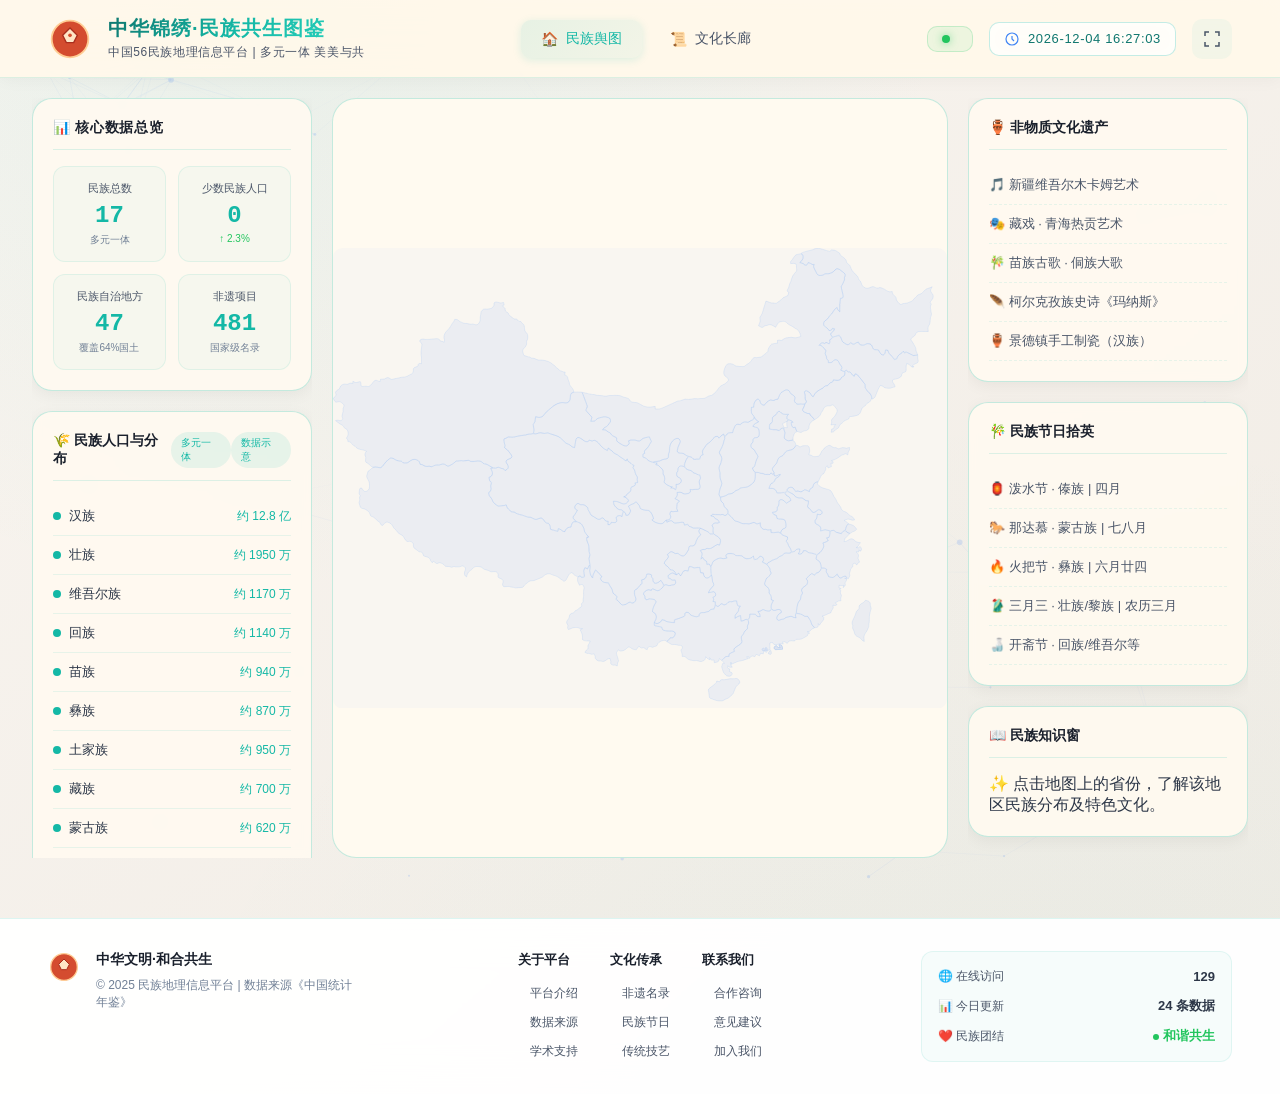
<file: index.html>
<!DOCTYPE html>
<html lang="zh-CN">
	<head>
		<meta charset="UTF-8">
		<meta name="viewport" content="width=device-width, initial-scale=1.0, user-scalable=no">
		<title>中华锦绣 · 56民族共生图鉴 | 民族地理信息平台</title>
		<link rel="stylesheet" href="css/index.css">
	</head>
	<body>
		<div class="bg-decoration">
			<canvas id="particleCanvas"></canvas>
		</div>

		<header class="header">
			<div class="header-container">
				<div class="header-left">
					<div class="logo-section">
						<div class="logo-icon">
							<svg width="44" height="44" viewBox="0 0 48 48" fill="none">
								<circle cx="24" cy="24" r="20" fill="#d44c2f" stroke="#ffcd94" stroke-width="2" />
								<path d="M16 20 L24 12 L32 20 L28 28 L20 28 L16 20Z" fill="#FFE6C7" stroke="#aa2e1e"
									stroke-width="1.5" />
								<circle cx="24" cy="20" r="2" fill="#d44c2f" />
							</svg>
						</div>
						<div class="brand-info">
							<h1 class="main-title">中华锦绣·民族共生图鉴</h1>
							<div class="subtitle">中国56民族地理信息平台 | 多元一体 美美与共</div>
						</div>
					</div>
				</div>
				<nav class="header-nav">
					<a href="#" class="nav-item active"><span>🏠</span><span>民族舆图</span></a>
					<a href="cultural-gallery.html" class="nav-item"><span>📜</span><span>文化长廊</span></a>
				</nav>
				<div class="header-right">
					<div class="system-status">
						<div class="status-indicator">
							<span class="status-dot"></span>
							<span></span>
						</div>
					</div>
					<div class="datetime-display">
						<svg width="16" height="16" viewBox="0 0 16 16" fill="none">
							<circle cx="8" cy="8" r="6" stroke="#4285f4" stroke-width="1.2" />
							<path d="M8 5V8L10 10" stroke="#4285f4" stroke-width="1.2" />
						</svg>
						<span id="currentTime"></span>
					</div>
					<button class="header-btn fullscreen-btn" onclick="toggleFullscreen()">
						<svg width="20" height="20" viewBox="0 0 20 20" fill="none">
							<path d="M3 7V3H7M13 3H17V7M17 13V17H13M7 17H3V13" stroke="currentColor"
								stroke-width="1.5" />
						</svg>
					</button>
				</div>
			</div>
		</header>

		<div class="container">
			<!-- 左侧民族总览面板 -->
			<div class="stats-panel left">
				<div class="overview-card">
					<div class="overview-title">📊 核心数据总览</div>
					<div class="overview-grid">
						<div class="overview-item">
							<div class="overview-label">民族总数</div>
							<div class="overview-value">56<span class="unit">个</span></div>
							<div class="overview-trend">多元一体</div>
						</div>
						<div class="overview-item">
							<div class="overview-label">少数民族人口</div>
							<div class="overview-value">1.25<span class="unit">亿</span></div>
							<div class="overview-trend up">↑ 2.3%</div>
						</div>
						<div class="overview-item">
							<div class="overview-label">民族自治地方</div>
							<div class="overview-value">155<span class="unit">个</span></div>
							<div class="overview-trend">覆盖64%国土</div>
						</div>
						<div class="overview-item">
							<div class="overview-label">非遗项目</div>
							<div class="overview-value">1,557<span class="unit">项</span></div>
							<div class="overview-trend">国家级名录</div>
						</div>
					</div>
				</div>

				<div class="info-card">
					<div class="info-title">🌾 民族人口与分布<span class="info-badge">多元一体</span><span
							class="info-badge">数据示意</span></div>
					<div class="ethnic-list" id="topEthnicList"></div>
					<div class="ethnic-list" id="ethnicList"></div>
					<div style="margin-top:12px; font-size:12px; color:var(--text-muted); text-align:center;">汉族 ·
						55个少数民族和睦共居</div>
				</div>

				<div class="region-list">
					<div class="region-title">🗺️ 民族地理分区</div>
					<div class="region-item" data-region="东北">
						<div class="region-dot northeast"></div>
						<div class="region-info">
							<div>东北地区</div>
							<div class="region-detail">满族/朝鲜族/鄂伦春等</div>
						</div>
					</div>
					<div class="region-item" data-region="西北">
						<div class="region-dot northwest"></div>
						<div class="region-info">
							<div>西北地区</div>
							<div class="region-detail">维吾尔/哈萨克/回族等</div>
						</div>
					</div>
					<div class="region-item" data-region="西南">
						<div class="region-dot southwest"></div>
						<div class="region-info">
							<div>西南地区</div>
							<div class="region-detail">藏/彝/苗/傣/白等</div>
						</div>
					</div>
					<div class="region-item" data-region="中南">
						<div class="region-dot southeast"></div>
						<div class="region-info">
							<div>中南地区</div>
							<div class="region-detail">壮/瑶/土家/黎/畲等</div>
						</div>
					</div>
				</div>
			</div>

			<!-- 地图容器 -->
			<div class="map-container">
				<svg id="chinaMap" viewBox="0 0 1024 768" preserveAspectRatio="xMidYMid meet"></svg>
				<canvas id="connectionsCanvas"></canvas>
				<div class="markers" id="markers"></div>
			</div>

			<!-- 右侧面板 -->
			<div class="stats-panel right">

				<div class="cultural-card">
					<div class="info-title">🏺 非物质文化遗产</div>
					<div class="festival-item">🎵 新疆维吾尔木卡姆艺术</div>
					<div class="festival-item">🎭 藏戏 · 青海热贡艺术</div>
					<div class="festival-item">🎋 苗族古歌 · 侗族大歌</div>
					<div class="festival-item">🪶 柯尔克孜族史诗《玛纳斯》</div>
					<div class="festival-item">🏺 景德镇手工制瓷（汉族）</div>
				</div>

				<div class="info-card">
					<div class="info-title">🎋 民族节日拾英</div>
					<div class="festival-item">🏮 泼水节 · 傣族 | 四月</div>
					<div class="festival-item">🐎 那达慕 · 蒙古族 | 七八月</div>
					<div class="festival-item">🔥 火把节 · 彝族 | 六月廿四</div>
					<div class="festival-item">🥻 三月三 · 壮族/黎族 | 农历三月</div>
					<div class="festival-item">🍶 开斋节 · 回族/维吾尔等</div>
				</div>

				<div class="info-card">
					<div class="info-title">📖 民族知识窗</div>
					<div id="randomEthnicFact">✨ 点击地图上的省份，了解该地区民族分布及特色文化。</div>
				</div>
			</div>
		</div>

		<!-- 悬停卡片 -->
		<div id="mapHoverCard" class="map-hover-card">
			<div class="hover-card-header">
				<span class="hover-province-name" id="hoverProvinceName">省份名称</span>
				<span class="hover-region-badge" id="hoverRegionBadge">区域</span>
			</div>
			<div class="hover-card-body">
				<div class="hover-data-item">
					<span class="hover-label">📊 地区面积</span>
					<span class="hover-value" id="hoverProjects">0 m²</span>
				</div>
				<div class="hover-data-item">
					<span class="hover-label">民族构成</span>
					<span class="hover-value" id="hoverEthnic">多民族聚居</span>
				</div>

				<div class="hover-data-item">
					<span class="hover-label">📈 少数民族人口数</span>
					<span class="hover-value" id="hoverPopulation">0 万</span>
				</div>
				<div class="hover-data-item">
					<span class="hover-label">聚居地区</span>
					<span class="hover-value" id="hoverProgress"></span>
				</div>
			</div>
			<div class="hover-card-footer">
				<span class="hover-tip">💡 点击查看详情</span>
			</div>
		</div>

		<!-- 详情弹窗 -->
		<div id="locationPopup" class="location-popup">
			<div class="popup-header">
				<h3 id="popupTitle"></h3>
				<button class="popup-close" id="popupCloseBtn">&times;</button>
			</div>
			<div class="popup-content" id="popupDetail"></div>
		</div>

		<footer class="footer">
			<div class="footer-container">
				<div class="footer-left">
					<div class="footer-brand">
						<div class="footer-logo">
							<svg width="32" height="32" viewBox="0 0 48 48" fill="none">
								<circle cx="24" cy="24" r="20" fill="#d44c2f" stroke="#ffcd94" stroke-width="2" />
								<path d="M16 20 L24 12 L32 20 L28 28 L20 28 L16 20Z" fill="#FFE6C7" stroke="#aa2e1e"
									stroke-width="1.5" />
							</svg>
						</div>
						<div class="footer-info">
							<div class="footer-company">中华文明·和合共生</div>
							<div class="footer-copyright">© 2025 民族地理信息平台 | 数据来源《中国统计年鉴》</div>
						</div>
					</div>
				</div>
				<div class="footer-center">
					<div class="footer-links">
						<div class="footer-link-group">
							<div class="footer-link-title">关于平台</div>
							<a href="#" class="footer-link">平台介绍</a>
							<a href="#" class="footer-link">数据来源</a>
							<a href="#" class="footer-link">学术支持</a>
						</div>
						<div class="footer-link-group">
							<div class="footer-link-title">文化传承</div>
							<a href="#" class="footer-link">非遗名录</a>
							<a href="#" class="footer-link">民族节日</a>
							<a href="#" class="footer-link">传统技艺</a>
						</div>
						<div class="footer-link-group">
							<div class="footer-link-title">联系我们</div>
							<a href="#" class="footer-link">合作咨询</a>
							<a href="#" class="footer-link">意见建议</a>
							<a href="#" class="footer-link">加入我们</a>
						</div>
					</div>
				</div>
				<div class="footer-right">
					<div class="footer-stats">
						<div class="footer-stat-item">
							<span class="footer-stat-label">🌐 在线访问</span>
							<span class="footer-stat-value" id="onlineUsers">128</span>
						</div>
						<div class="footer-stat-item">
							<span class="footer-stat-label">📊 今日更新</span>
							<span class="footer-stat-value">24 条数据</span>
						</div>
						<div class="footer-stat-item">
							<span class="footer-stat-label">❤️ 民族团结</span>
							<span class="footer-stat-value online">
								<span class="status-dot-small"></span> 和谐共生
							</span>
						</div>
					</div>
				</div>
			</div>
		</footer>

		<script src="js/index.js"></script>
	</body>
</html>
</file>
<file: css/index.css>
:root {
	/* 新的主色调：青绿色系 */
	--bg-1: #f8f9fa;
	--bg-2: #f0f5f9;
	--bg-3: #e4eef3;
	--panel-base: rgba(255, 255, 255, 0.95);
	--panel-border: rgba(20, 184, 166, 0.25);
	/* 青绿色边框 */
	--text-strong: #1a202c;
	--text-primary: #2d3748;
	--text-secondary: #4a5568;
	--text-muted: #718096;
	--accent: #14b8a6;
	/* 主色调-青绿色 */
	--accent-strong: #0f766e;
	/* 加深的主色调 */
	--success: #22c55e;
	/* 成功色-绿色 */
	--warning: #f59e0b;
	/* 警告色-橙色 */
	--danger: #ef4444;
	/* 危险色-红色 */
	--map-land: rgba(20, 184, 166, 0.08);
	/* 地图陆地色 */
	--map-border: rgba(20, 184, 166, 0.35);
	/* 地图边框色 */
	--map-hover: rgba(20, 184, 166, 0.18);
	/* 地图悬停色 */
}

* {
	margin: 0;
	padding: 0;
	box-sizing: border-box;
}

body {
	font-family: "Microsoft YaHei", "微软雅黑", "Segoe UI", "PingFang SC", sans-serif;
	/* 修改背景渐变 - 适配新主色调 */
	background: radial-gradient(circle at 20% -10%, rgba(20, 184, 166, 0.08), transparent 45%),
		radial-gradient(circle at 80% 120%, rgba(20, 184, 166, 0.05), transparent 55%),
		linear-gradient(145deg, #f9f5f0 0%, #f0ebe4 100%);
	color: var(--text-primary);
	min-height: 100vh;
	position: relative;
}

/* 背景装饰 */
.bg-decoration {
	position: fixed;
	inset: 0;
	pointer-events: none;
	z-index: 0;
}

#particleCanvas {
	position: absolute;
	inset: 0;
	width: 100%;
	height: 100%;
	opacity: 0.4;
}

/* 头部 */
.header {
	position: relative;
	z-index: 10;
	/* 修改头部背景 */
	background: rgba(255, 248, 235, 0.96);
	border-bottom: 1px solid rgba(20, 184, 166, 0.15);
	/* 适配新主色调 */
	backdrop-filter: saturate(180%) blur(20px);
	box-shadow: 0 2px 16px rgba(0, 0, 0, 0.04);
}

.header-container {
	max-width: 1600px;
	margin: 0 auto;
	display: flex;
	align-items: center;
	justify-content: space-between;
	padding: 16px 48px;
	gap: 32px;
}

.header-left {
	display: flex;
	align-items: center;
	flex-shrink: 0;
}

.logo-section {
	display: flex;
	align-items: center;
	gap: 16px;
}

.logo-icon {
	display: flex;
	align-items: center;
	justify-content: center;
	animation: logoFloat 3s ease-in-out infinite;
}

@keyframes logoFloat {

	0%,
	100% {
		transform: translateY(0);
	}

	50% {
		transform: translateY(-4px);
	}
}

.brand-info {
	display: flex;
	flex-direction: column;
	gap: 4px;
}

.main-title {
	font-size: 20px;
	font-weight: 700;
	letter-spacing: 0.05em;
	/* 修改标题渐变 - 适配新主色调 */
	background: linear-gradient(135deg, #0f766e 0%, #14b8a6 50%, #2dd4bf 100%);
	background-clip: text;
	-webkit-background-clip: text;
	-webkit-text-fill-color: transparent;
	line-height: 1.2;
}

.subtitle {
	font-size: 12px;
	color: var(--text-secondary);
	letter-spacing: 0.05em;
	font-weight: 500;
}

/* 导航 */
.header-nav {
	display: flex;
	align-items: center;
	gap: 8px;
	flex: 1;
	justify-content: center;
}

.nav-item {
	display: flex;
	align-items: center;
	gap: 8px;
	padding: 10px 20px;
	border-radius: 10px;
	color: var(--text-secondary);
	text-decoration: none;
	font-size: 14px;
	font-weight: 500;
	transition: all 0.3s ease;
	position: relative;
	overflow: hidden;
}

.nav-item::before {
	content: "";
	position: absolute;
	inset: 0;
	/* 修改导航悬停背景 */
	background: rgba(20, 184, 166, 0.05);
	transform: scaleX(0);
	transform-origin: left;
	transition: transform 0.3s ease;
	z-index: -1;
}

.nav-item:hover {
	color: var(--accent);
	/* 适配新主色调 */
	transform: translateY(-2px);
}

.nav-item:hover::before {
	transform: scaleX(1);
}

.nav-item.active {
	/* 修改激活导航背景 */
	background: linear-gradient(135deg, rgba(20, 184, 166, 0.1), rgba(20, 184, 166, 0.05));
	color: var(--accent);
	/* 适配新主色调 */
	box-shadow: 0 2px 8px rgba(20, 184, 166, 0.15);
	/* 适配新主色调 */
}

/* 右侧工具栏 */
.header-right {
	display: flex;
	align-items: center;
	gap: 16px;
	flex-shrink: 0;
}

.system-status {
	display: flex;
	align-items: center;
	padding: 8px 14px;
	background: rgba(34, 197, 94, 0.08);
	/* 适配新成功色 */
	border-radius: 10px;
	border: 1px solid rgba(34, 197, 94, 0.2);
	/* 适配新成功色 */
}

.status-indicator {
	display: flex;
	align-items: center;
	gap: 8px;
	font-size: 12px;
	color: var(--success);
	font-weight: 500;
}

.status-dot {
	width: 8px;
	height: 8px;
	background: var(--success);
	border-radius: 50%;
	animation: pulse 2s ease-in-out infinite;
	box-shadow: 0 0 8px rgba(34, 197, 94, 0.6);
	/* 适配新成功色 */
}

@keyframes pulse {

	0%,
	100% {
		opacity: 1;
		transform: scale(1);
	}

	50% {
		opacity: 0.6;
		transform: scale(0.9);
	}
}

.datetime-display {
	display: flex;
	align-items: center;
	gap: 8px;
	padding: 8px 14px;
	border-radius: 10px;
	border: 1px solid rgba(20, 184, 166, 0.25);
	/* 适配新主色调 */
	background: rgba(255, 255, 255, 0.8);
	color: var(--accent-strong);
	/* 适配新主色调 */
	font-size: 13px;
	letter-spacing: 0.05em;
	font-weight: 500;
	backdrop-filter: saturate(160%) blur(10px);
}

.header-btn {
	position: relative;
	display: flex;
	align-items: center;
	justify-content: center;
	width: 40px;
	height: 40px;
	border: none;
	/* 修改按钮背景 */
	background: rgba(20, 184, 166, 0.05);
	border-radius: 10px;
	color: var(--text-secondary);
	cursor: pointer;
	transition: all 0.3s ease;
}

.header-btn:hover {
	/* 修改按钮悬停背景 */
	background: rgba(20, 184, 166, 0.1);
	color: var(--accent);
	/* 适配新主色调 */
	transform: translateY(-2px);
	box-shadow: 0 4px 12px rgba(20, 184, 166, 0.15);
	/* 适配新主色调 */
}

.notification-badge {
	position: absolute;
	top: 6px;
	right: 6px;
	min-width: 18px;
	height: 18px;
	padding: 0 5px;
	background: var(--danger);
	/* 适配新危险色 */
	color: white;
	border-radius: 9px;
	font-size: 10px;
	font-weight: 600;
	display: flex;
	align-items: center;
	justify-content: center;
	box-shadow: 0 2px 6px rgba(239, 68, 68, 0.4);
	/* 适配新危险色 */
}

/* 主容器 */
.container {
	position: relative;
	z-index: 2;
	display: grid;
	grid-template-columns: 320px 1fr 320px;
	gap: 24px;
	min-height: calc(100vh - 260px);
	padding: 24px 40px;
	max-width: 1600px;
	margin: 0 auto;
}

/* 统计面板 */
.stats-panel {
	display: flex;
	flex-direction: column;
	gap: 20px;
	overflow-y: auto;
	max-height: calc(100vh - 140px);
}

.stats-panel::-webkit-scrollbar {
	width: 6px;
}

.stats-panel::-webkit-scrollbar-thumb {
	/* 修改滚动条颜色 */
	background: rgba(20, 184, 166, 0.45);
	border-radius: 20px;
}

/* 卡片通用样式 */
.overview-card,
.info-card,
.cultural-card,
.region-list {
	background: rgba(255, 250, 240, 0.92);
	backdrop-filter: blur(4px);
	border-radius: 20px;
	padding: 20px;
	border: 1px solid var(--panel-border);
	/* 适配新边框色 */
	box-shadow: 0 4px 16px rgba(0, 0, 0, 0.05);
	transition: all 0.3s ease;
}

.overview-card:hover,
.info-card:hover,
.cultural-card:hover,
.region-list:hover {
	transform: translateY(-2px);
	box-shadow: 0 8px 24px rgba(20, 184, 166, 0.12);
	/* 适配新主色调 */
}

/* 核心数据总览 */
.overview-title {
	font-size: 14px;
	font-weight: 600;
	color: var(--text-strong);
	margin-bottom: 16px;
	padding-bottom: 12px;
	border-bottom: 1px solid rgba(20, 184, 166, 0.15);
	/* 适配新主色调 */
	letter-spacing: 0.05em;
}

.overview-grid {
	display: grid;
	grid-template-columns: repeat(2, 1fr);
	gap: 12px;
}

.overview-item {
	padding: 14px;
	/* 修改数据项背景 */
	background: rgba(20, 184, 166, 0.03);
	border-radius: 12px;
	border: 1px solid rgba(20, 184, 166, 0.1);
	/* 适配新主色调 */
	transition: all 0.3s ease;
	text-align: center;
}

.overview-item:hover {
	/* 修改数据项悬停背景 */
	background: rgba(20, 184, 166, 0.08);
	transform: translateY(-2px);
}

.overview-label {
	font-size: 11px;
	color: var(--text-secondary);
	margin-bottom: 6px;
}

.overview-value {
	font-size: 24px;
	font-weight: 700;
	color: var(--accent);
	/* 适配新主色调 */
	font-family: monospace;
	margin-bottom: 4px;
}

.overview-value .unit {
	font-size: 12px;
	font-weight: 400;
	color: var(--text-muted);
}

.overview-trend {
	font-size: 10px;
	color: var(--text-muted);
}

.overview-trend.up {
	color: var(--success);
	/* 适配新成功色 */
}

/* 信息卡片标题 */
.info-title {
	font-size: 14px;
	font-weight: 600;
	color: var(--text-strong);
	margin-bottom: 16px;
	padding-bottom: 12px;
	border-bottom: 1px solid rgba(20, 184, 166, 0.15);
	/* 适配新主色调 */
	display: flex;
	justify-content: space-between;
	align-items: center;
}

.info-badge {
	font-size: 10px;
	padding: 4px 10px;
	/* 修改徽章背景 */
	background: rgba(20, 184, 166, 0.1);
	color: var(--accent);
	/* 适配新主色调 */
	border-radius: 20px;
	font-weight: 500;
}

/* 民族列表 */
.ethnic-list {
	max-height: 400px;
	overflow-y: auto;
}

.ethnic-item {
	display: flex;
	justify-content: space-between;
	align-items: center;
	padding: 10px 0;
	border-bottom: 1px solid rgba(20, 184, 166, 0.1);
	/* 适配新主色调 */
	font-size: 13px;
}

.ethnic-name {
	font-weight: 500;
	display: flex;
	align-items: center;
	gap: 8px;
	color: var(--text-primary);
}

.ethnic-dot {
	width: 8px;
	height: 8px;
	border-radius: 50%;
	background: var(--accent);
	/* 适配新主色调 */
}

.ethnic-pop {
	color: var(--accent);
	/* 适配新主色调 */
	font-weight: 500;
	font-size: 12px;
}

/* 节日列表 */
.festival-item {
	padding: 10px 0;
	border-bottom: 1px dashed rgba(20, 184, 166, 0.1);
	/* 适配新主色调 */
	font-size: 13px;
	color: var(--text-secondary);
	transition: all 0.2s ease;
}

.festival-item:hover {
	color: var(--accent);
	/* 适配新主色调 */
	padding-left: 8px;
}

/* 区域列表 */
.region-title {
	font-size: 14px;
	font-weight: 600;
	color: var(--text-strong);
	margin-bottom: 16px;
	padding-bottom: 12px;
	border-bottom: 1px solid rgba(20, 184, 166, 0.15);
	/* 适配新主色调 */
}

.region-item {
	display: flex;
	align-items: center;
	gap: 12px;
	padding: 12px;
	margin-bottom: 8px;
	border-radius: 12px;
	background: rgba(255, 255, 255, 0.5);
	border: 1px solid rgba(20, 184, 166, 0.1);
	/* 适配新主色调 */
	cursor: pointer;
	transition: all 0.3s ease;
}

.region-item:hover {
	/* 修改区域项悬停背景 */
	background: rgba(20, 184, 166, 0.08);
	border-color: rgba(20, 184, 166, 0.4);
	/* 适配新主色调 */
	transform: translateX(6px);
}

.region-info {
	flex: 1;
}

.region-info>div:first-child {
	font-size: 14px;
	font-weight: 500;
	color: var(--text-primary);
}

.region-detail {
	font-size: 11px;
	color: var(--text-muted);
	margin-top: 2px;
}

/* 区域圆点配色更新 - 适配新色系 */
.region-dot {
	width: 12px;
	height: 12px;
	border-radius: 50%;
	flex-shrink: 0;
}

.region-dot.east {
	background: #06b6d4;
	/* 亮青色 */
}

.region-dot.north {
	background: #22c55e;
	/* 绿色 */
}

.region-dot.south {
	background: #f59e0b;
	/* 橙色 */
}

.region-dot.central {
	background: #ec4899;
	/* 粉色 */
}

.region-dot.southwest {
	background: #8b5cf6;
	/* 紫色 */
}

.region-dot.northwest {
	background: #ef4444;
	/* 红色 */
}

.region-dot.northeast {
	background: #3b82f6;
	/* 蓝色 */
}

.region-dot.southeast {
	background: #f97316;
	/* 深橙色 */
}

/* 地图容器 */
.map-container {
	position: relative;
	background: #fffaf0;
	border-radius: 24px;
	border: 1px solid var(--panel-border);
	/* 适配新边框色 */
	backdrop-filter: saturate(160%) blur(18px);
	overflow: hidden;
	display: flex;
	align-items: center;
	justify-content: center;
	min-height: 580px;
}

#chinaMap {
	width: 100%;
	height: auto;
	display: block;
	cursor: pointer;
}

#chinaMap path {
	transition: all 0.3s ease;
	cursor: pointer;
}

#chinaMap path:hover {
	filter: drop-shadow(0 0 6px rgba(20, 184, 166, 0.5));
	/* 适配新主色调 */
}

#connectionsCanvas {
	position: absolute;
	top: 0;
	left: 0;
	width: 100%;
	height: 100%;
	pointer-events: none;
	z-index: 5;
}

/* 悬停卡片 */
.map-hover-card {
	position: fixed;
	width: 280px;
	background: rgba(255, 255, 255, 0.98);
	border: 1px solid rgba(20, 184, 166, 0.3);
	/* 适配新主色调 */
	border-radius: 16px;
	box-shadow: 0 8px 32px rgba(0, 0, 0, 0.15);
	z-index: 9999;
	opacity: 0;
	visibility: hidden;
	transition: opacity 0.2s ease, visibility 0.2s ease;
	backdrop-filter: blur(10px);
}

.map-hover-card.show {
	opacity: 1;
	visibility: visible;
}

.hover-card-header {
	padding: 14px 16px;
	border-bottom: 1px solid rgba(20, 184, 166, 0.15);
	/* 适配新主色调 */
	display: flex;
	justify-content: space-between;
	align-items: center;
}

.hover-province-name {
	font-size: 16px;
	font-weight: 600;
	color: var(--text-strong);
}

.hover-region-badge {
	font-size: 10px;
	padding: 4px 8px;
	/* 修改悬停徽章背景 */
	background: rgba(20, 184, 166, 0.1);
	color: var(--accent);
	/* 适配新主色调 */
	border-radius: 10px;
	font-weight: 500;
}

.hover-card-body {
	padding: 12px 16px;
	display: flex;
	flex-direction: column;
	gap: 10px;
}

.hover-data-item {
	display: flex;
	justify-content: space-between;
	align-items: center;
	padding: 8px 12px;
	/* 修改悬停数据项背景 */
	background: rgba(20, 184, 166, 0.03);
	border-radius: 8px;
}

.hover-label {
	font-size: 12px;
	color: var(--text-secondary);
}

.hover-value {
	font-size: 14px;
	font-weight: 600;
	color: var(--accent);
	/* 适配新主色调 */
}

.hover-card-footer {
	padding: 10px 16px;
	border-top: 1px solid rgba(20, 184, 166, 0.1);
	/* 适配新主色调 */
	text-align: center;
}

.hover-tip {
	font-size: 11px;
	color: var(--text-muted);
	font-style: italic;
}

/* 弹窗 */
.location-popup {
	position: fixed;
	top: 50%;
	left: 50%;
	transform: translate(-50%, -50%) scale(0.9);
	width: 400px;
	max-width: 90vw;
	background: rgba(255, 255, 255, 0.98);
	border: 2px solid var(--accent);
	/* 适配新主色调 */
	border-radius: 20px;
	z-index: 10000;
	box-shadow: 0 20px 60px rgba(0, 0, 0, 0.2);
	opacity: 0;
	visibility: hidden;
	transition: all 0.3s cubic-bezier(0.4, 0, 0.2, 1);
	backdrop-filter: blur(20px);
}

.location-popup.show {
	opacity: 1;
	visibility: visible;
	transform: translate(-50%, -50%) scale(1);
}

.popup-header {
	display: flex;
	justify-content: space-between;
	align-items: center;
	padding: 20px 24px;
	border-bottom: 1px solid rgba(20, 184, 166, 0.2);
	/* 适配新主色调 */
}

.popup-header h3 {
	font-size: 18px;
	color: var(--text-strong);
	margin: 0;
	font-weight: 600;
}

.popup-close {
	background: none;
	border: none;
	color: var(--text-secondary);
	font-size: 28px;
	cursor: pointer;
	width: 32px;
	height: 32px;
	display: flex;
	align-items: center;
	justify-content: center;
	border-radius: 8px;
	transition: all 0.3s ease;
}

.popup-close:hover {
	/* 修改弹窗关闭按钮悬停 */
	background: rgba(239, 68, 68, 0.1);
	color: var(--danger);
	/* 适配新危险色 */
}

.popup-content {
	padding: 24px;
	display: flex;
	flex-direction: column;
	gap: 12px;
}

.popup-stat {
	display: flex;
	justify-content: space-between;
	align-items: center;
	padding: 12px 16px;
	/* 修改弹窗数据项背景 */
	background: rgba(20, 184, 166, 0.03);
	border-radius: 12px;
	border: 1px solid rgba(20, 184, 166, 0.1);
	/* 适配新主色调 */
}

.popup-label {
	font-size: 13px;
	color: var(--text-secondary);
}

.popup-value {
	font-size: 15px;
	font-weight: 600;
	color: var(--accent);
	/* 适配新主色调 */
}

.popup-value.status-ok {
	color: var(--success);
	/* 适配新成功色 */
}

/* 页脚 */
.footer {
	position: relative;
	z-index: 10;
	background: rgba(255, 255, 255, 0.95);
	border-top: 1px solid rgba(20, 184, 166, 0.15);
	/* 适配新主色调 */
	backdrop-filter: saturate(180%) blur(20px);
	margin-top: 40px;
}

.footer-container {
	max-width: 1600px;
	margin: 0 auto;
	display: grid;
	grid-template-columns: 1fr 1.5fr 1fr;
	gap: 48px;
	padding: 32px 48px;
}

.footer-left {
	display: flex;
	flex-direction: column;
	gap: 16px;
}

.footer-brand {
	display: flex;
	align-items: flex-start;
	gap: 16px;
}

.footer-info {
	display: flex;
	flex-direction: column;
	gap: 8px;
}

.footer-company {
	font-size: 14px;
	font-weight: 600;
	color: var(--text-strong);
}

.footer-copyright {
	font-size: 12px;
	color: var(--text-muted);
}

.footer-center {
	display: flex;
	justify-content: center;
}

.footer-links {
	display: grid;
	grid-template-columns: repeat(3, 1fr);
	gap: 32px;
}

.footer-link-group {
	display: flex;
	flex-direction: column;
	gap: 12px;
}

.footer-link-title {
	font-size: 13px;
	font-weight: 600;
	color: var(--text-strong);
	margin-bottom: 4px;
}

.footer-link {
	font-size: 12px;
	color: var(--text-secondary);
	text-decoration: none;
	transition: all 0.3s ease;
	position: relative;
	padding-left: 12px;
}

.footer-link::before {
	content: "›";
	position: absolute;
	left: 0;
	color: var(--accent);
	/* 适配新主色调 */
	opacity: 0;
	transform: translateX(-4px);
	transition: all 0.3s ease;
}

.footer-link:hover {
	color: var(--accent);
	/* 适配新主色调 */
	transform: translateX(4px);
}

.footer-link:hover::before {
	opacity: 1;
	transform: translateX(0);
}

.footer-right {
	display: flex;
	flex-direction: column;
	gap: 20px;
}

.footer-stats {
	display: flex;
	flex-direction: column;
	gap: 12px;
	padding: 16px;
	/* 修改页脚统计背景 */
	background: rgba(20, 184, 166, 0.03);
	border-radius: 12px;
	border: 1px solid rgba(20, 184, 166, 0.1);
	/* 适配新主色调 */
}

.footer-stat-item {
	display: flex;
	justify-content: space-between;
	align-items: center;
}

.footer-stat-label {
	font-size: 12px;
	color: var(--text-secondary);
}

.footer-stat-value {
	font-size: 13px;
	font-weight: 600;
	color: var(--text-primary);
}

.footer-stat-value.online {
	color: var(--success);
	/* 适配新成功色 */
}

.status-dot-small {
	width: 6px;
	height: 6px;
	background: var(--success);
	/* 适配新成功色 */
	border-radius: 50%;
	display: inline-block;
	animation: pulse 2s ease-in-out infinite;
}

/* 响应式 */
@media (max-width: 1400px) {
	.container {
		grid-template-columns: 280px 1fr 280px;
		gap: 20px;
		padding: 20px 32px;
	}
}

@media (max-width: 1200px) {
	.header-container {
		flex-wrap: wrap;
		padding: 16px 32px;
	}

	.header-nav {
		order: 3;
		width: 100%;
		justify-content: flex-start;
		margin-top: 12px;
	}

	.container {
		grid-template-columns: 1fr;
		gap: 20px;
	}

	.map-container {
		min-height: 500px;
		order: -1;
	}

	.stats-panel {
		max-height: none;
		display: grid;
		grid-template-columns: repeat(auto-fit, minmax(300px, 1fr));
		gap: 20px;
	}

	.footer-container {
		grid-template-columns: 1fr;
		gap: 32px;
		padding: 24px 32px;
	}

	.footer-links {
		justify-content: center;
	}
}

@media (max-width: 768px) {
	.header-container {
		padding: 12px 16px;
	}

	.main-title {
		font-size: 16px;
	}

	.subtitle {
		font-size: 10px;
	}

	.header-nav {
		gap: 4px;
	}

	.nav-item {
		padding: 6px 12px;
		font-size: 12px;
	}

	.nav-item span:last-child {
		display: none;
	}

	.system-status {
		display: none;
	}

	.datetime-display {
		font-size: 11px;
		padding: 6px 10px;
	}

	.header-btn {
		width: 36px;
		height: 36px;
	}

	.container {
		padding: 16px;
	}

	.stats-panel {
		grid-template-columns: 1fr;
	}

	.footer-container {
		padding: 20px 16px;
	}

	.footer-links {
		grid-template-columns: 1fr;
		gap: 20px;
		text-align: center;
	}

	.footer-link {
		padding-left: 0;
	}

	.footer-link::before {
		display: none;
	}
}

/* 修改地图悬停样式 */
#chinaMap path {
	transition: all 0.3s ease;
	cursor: pointer;
}

#chinaMap path:hover {
	filter: drop-shadow(0 0 6px rgba(20, 184, 166, 0.5));
	/* 适配新主色调 */
}

/* 添加省份组样式 */
.provinces-group {
	pointer-events: auto;
}
</file>
